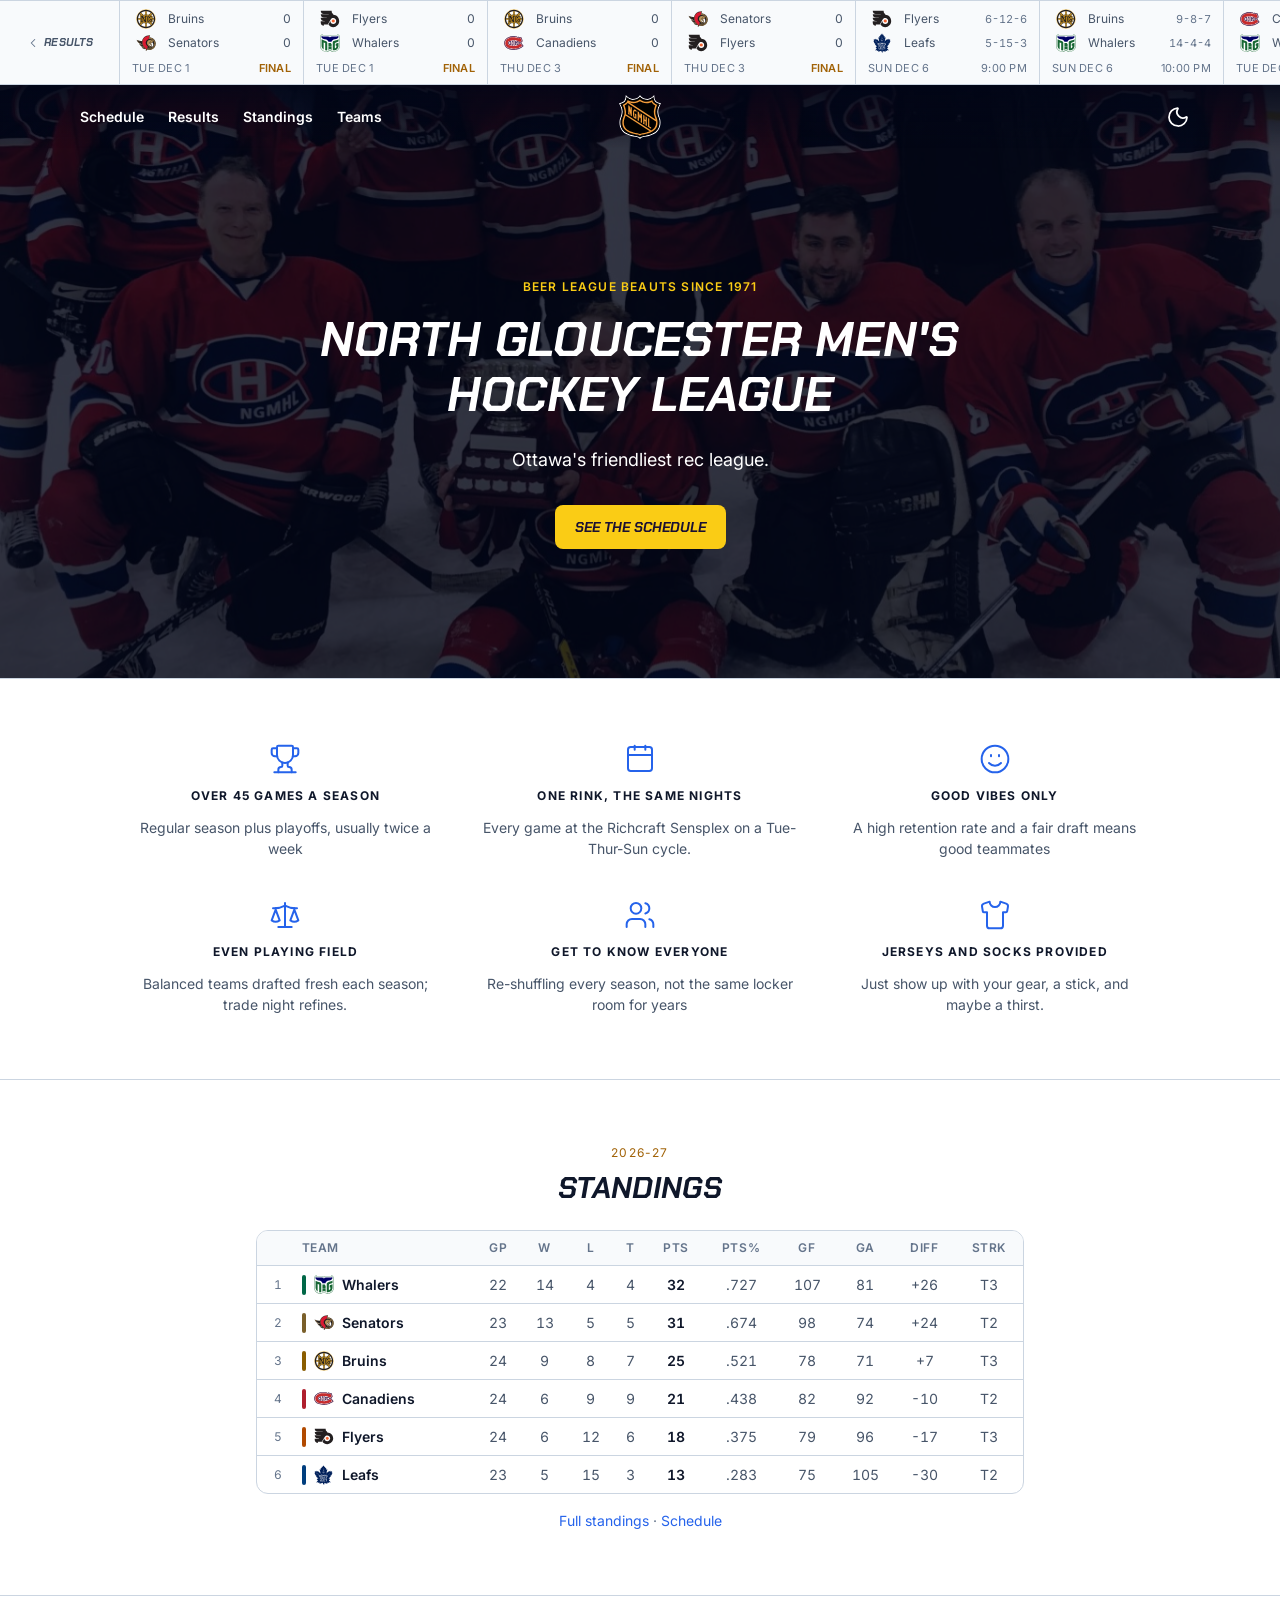
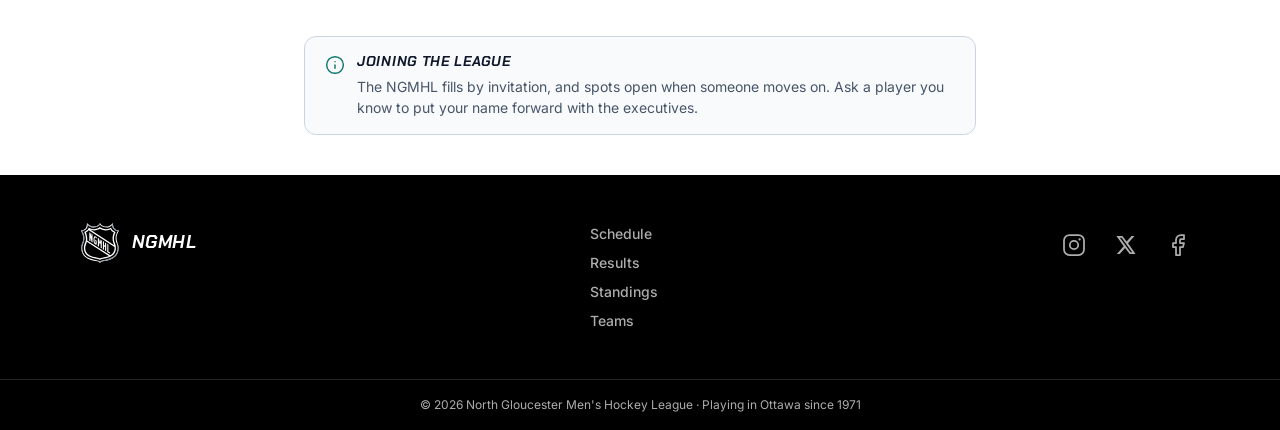
<file: index.html>
<!doctype html>
<html lang="en">
  <head>
    <meta charset="utf-8">
    <meta name="viewport" content="width=device-width, initial-scale=1">
    <title>NGMHL - Beer League Beauts Since '71</title>
    <meta name="description" content="North Gloucester Men's Hockey League — Ottawa's friendliest rec league, playing at the Richcraft Sensplex since 1971. Schedule, results, standings and rosters.">
    <meta name="keywords" content="Hockey, Ottawa, North Gloucester, NGMHL">
    <link rel="apple-touch-icon" sizes="180x180" href="/apple-touch-icon.png">
    <link rel="icon" type="image/png" sizes="32x32" href="/favicon-32x32.png">
    <link rel="icon" type="image/png" sizes="16x16" href="/favicon-16x16.png">
    <link rel="manifest" href="/site.webmanifest">
    <script>try{var t=localStorage.getItem('theme');if(t==='dark'||t==='light')document.documentElement.classList.add(t)}catch(e){}</script>
    <link rel="preconnect" href="https://fonts.googleapis.com">
    <link rel="preconnect" href="https://fonts.gstatic.com" crossorigin>
    <link href="https://fonts.googleapis.com/css2?family=Chakra+Petch:ital,wght@1,600;1,700&family=Inter:wght@400;500;600;700&display=swap" rel="stylesheet">
    <link rel="stylesheet" href="/assets/site.css">
    <link rel="preload" as="image" href="/assets/hero/ngmhl-01.jpg">
    <script src="/assets/site.js" defer></script>
  </head>

  <body data-page="home">
    <div id="rail" class="rail"></div>
    <header id="site-header" class="site-header over-hero"></header>

    <main id="app">
      <section id="hero" class="hero">
        <img class="hero-photo is-current pan-a" src="/assets/hero/ngmhl-01.jpg" alt="">
        <div class="hero-scrim"></div>
        <div class="hero-copy">
          <p class="hero-eyebrow enter">Beer League Beauts Since 1971</p>
          <h1 class="enter" style="animation-delay:120ms">North Gloucester Men's Hockey League</h1>
          <p class="hero-sub enter" style="animation-delay:240ms">Ottawa's friendliest rec league.</p>
          <div class="enter" style="animation-delay:360ms">
            <a class="button" href="/schedule/">See the schedule</a>
          </div>
        </div>
      </section>

      <section class="band">
        <div class="features">
          <div class="feature">
            <svg class="icon" viewBox="0 0 24 24" aria-hidden="true"><path d="M10 14.66V17a1 1 0 0 1-1 1 2 2 0 0 0-2 2v2"/><path d="M14 14.66V17a1 1 0 0 0 1 1 2 2 0 0 1 2 2v2"/><path d="M17.916 10H19.5A2.5 2.5 0 0 0 22 7.5V5a1 1 0 0 0-1-1h-3"/><path d="M4 22h16"/><path d="M6 9a6 6 0 0 0 12 0V3a1 1 0 0 0-1-1H7a1 1 0 0 0-1 1z"/><path d="M6.084 10H4.5A2.5 2.5 0 0 1 2 7.5V5a1 1 0 0 1 1-1h3"/></svg>
            <p class="feature-title">Over 45 games a season</p>
            <p class="feature-sub">Regular season plus playoffs, usually twice a week</p>
          </div>
          <div class="feature">
            <svg class="icon" viewBox="0 0 24 24" aria-hidden="true"><path d="M8 2v3"/><path d="M16 2v3"/><rect x="3" y="3" width="18" height="18" rx="2"/><path d="M3 9h18"/></svg>
            <p class="feature-title">One rink, the same nights</p>
            <p class="feature-sub">Every game at the Richcraft Sensplex on a Tue-Thur-Sun cycle.</p>
          </div>
          <div class="feature">
            <svg class="icon" viewBox="0 0 24 24" aria-hidden="true"><path d="M15 10V9"/><path d="M16.472 15a6 6 0 01-8.943 0"/><path d="M9 10V9"/><circle cx="12" cy="12" r="10"/></svg>
            <p class="feature-title">Good vibes only</p>
            <p class="feature-sub">A high retention rate and a fair draft means good teammates</p>
          </div>
          <div class="feature">
            <svg class="icon" viewBox="0 0 24 24" aria-hidden="true"><path d="M12 3v18"/><path d="m19 8 3 8a5 5 0 0 1-6 0zV7"/><path d="M3 7h1a17 17 0 0 0 8-2 17 17 0 0 0 8 2h1"/><path d="m5 8 3 8a5 5 0 0 1-6 0zV7"/><path d="M7 21h10"/></svg>
            <p class="feature-title">Even playing field</p>
            <p class="feature-sub">Balanced teams drafted fresh each season; trade night refines.</p>
          </div>
          <div class="feature">
            <svg class="icon" viewBox="0 0 24 24" aria-hidden="true"><path d="M16 21v-2a4 4 0 0 0-4-4H6a4 4 0 0 0-4 4v2"/><path d="M16 3.128a4 4 0 0 1 0 7.744"/><path d="M22 21v-2a4 4 0 0 0-3-3.87"/><circle cx="9" cy="7" r="4"/></svg>
            <p class="feature-title">Get to know everyone</p>
            <p class="feature-sub">Re-shuffling every season, not the same locker room for years</p>
          </div>
          <div class="feature">
            <svg class="icon" viewBox="0 0 24 24" aria-hidden="true"><path d="M20.38 3.46 16 2a4 4 0 0 1-8 0L3.62 3.46a2 2 0 0 0-1.34 2.23l.58 3.47a1 1 0 0 0 .99.84H6v10c0 1.1.9 2 2 2h8a2 2 0 0 0 2-2V10h2.15a1 1 0 0 0 .99-.84l.58-3.47a2 2 0 0 0-1.34-2.23z"/></svg>
            <p class="feature-title">Jerseys and socks provided</p>
            <p class="feature-sub">Just show up with your gear, a stick, and maybe a thirst.</p>
          </div>
        </div>
      </section>

      <!-- This season's table, drawn by assets/site.js once there's a result to count. -->
      <div id="home-standings"></div>

      <section style="padding:2.5rem 1rem">
        <div class="note-card">
          <svg class="icon" viewBox="0 0 24 24" aria-hidden="true"><circle cx="12" cy="12" r="10"/><path d="M12 16v-4"/><path d="M12 8h.01"/></svg>
          <div>
            <h2>Joining the league</h2>
            <p>The NGMHL fills by invitation, and spots open when someone moves on. Ask a player you know to put your name forward with the executives.</p>
          </div>
        </div>
      </section>
    </main>

    <footer id="site-footer" class="site-footer"></footer>
  </body>
</html>
</file>
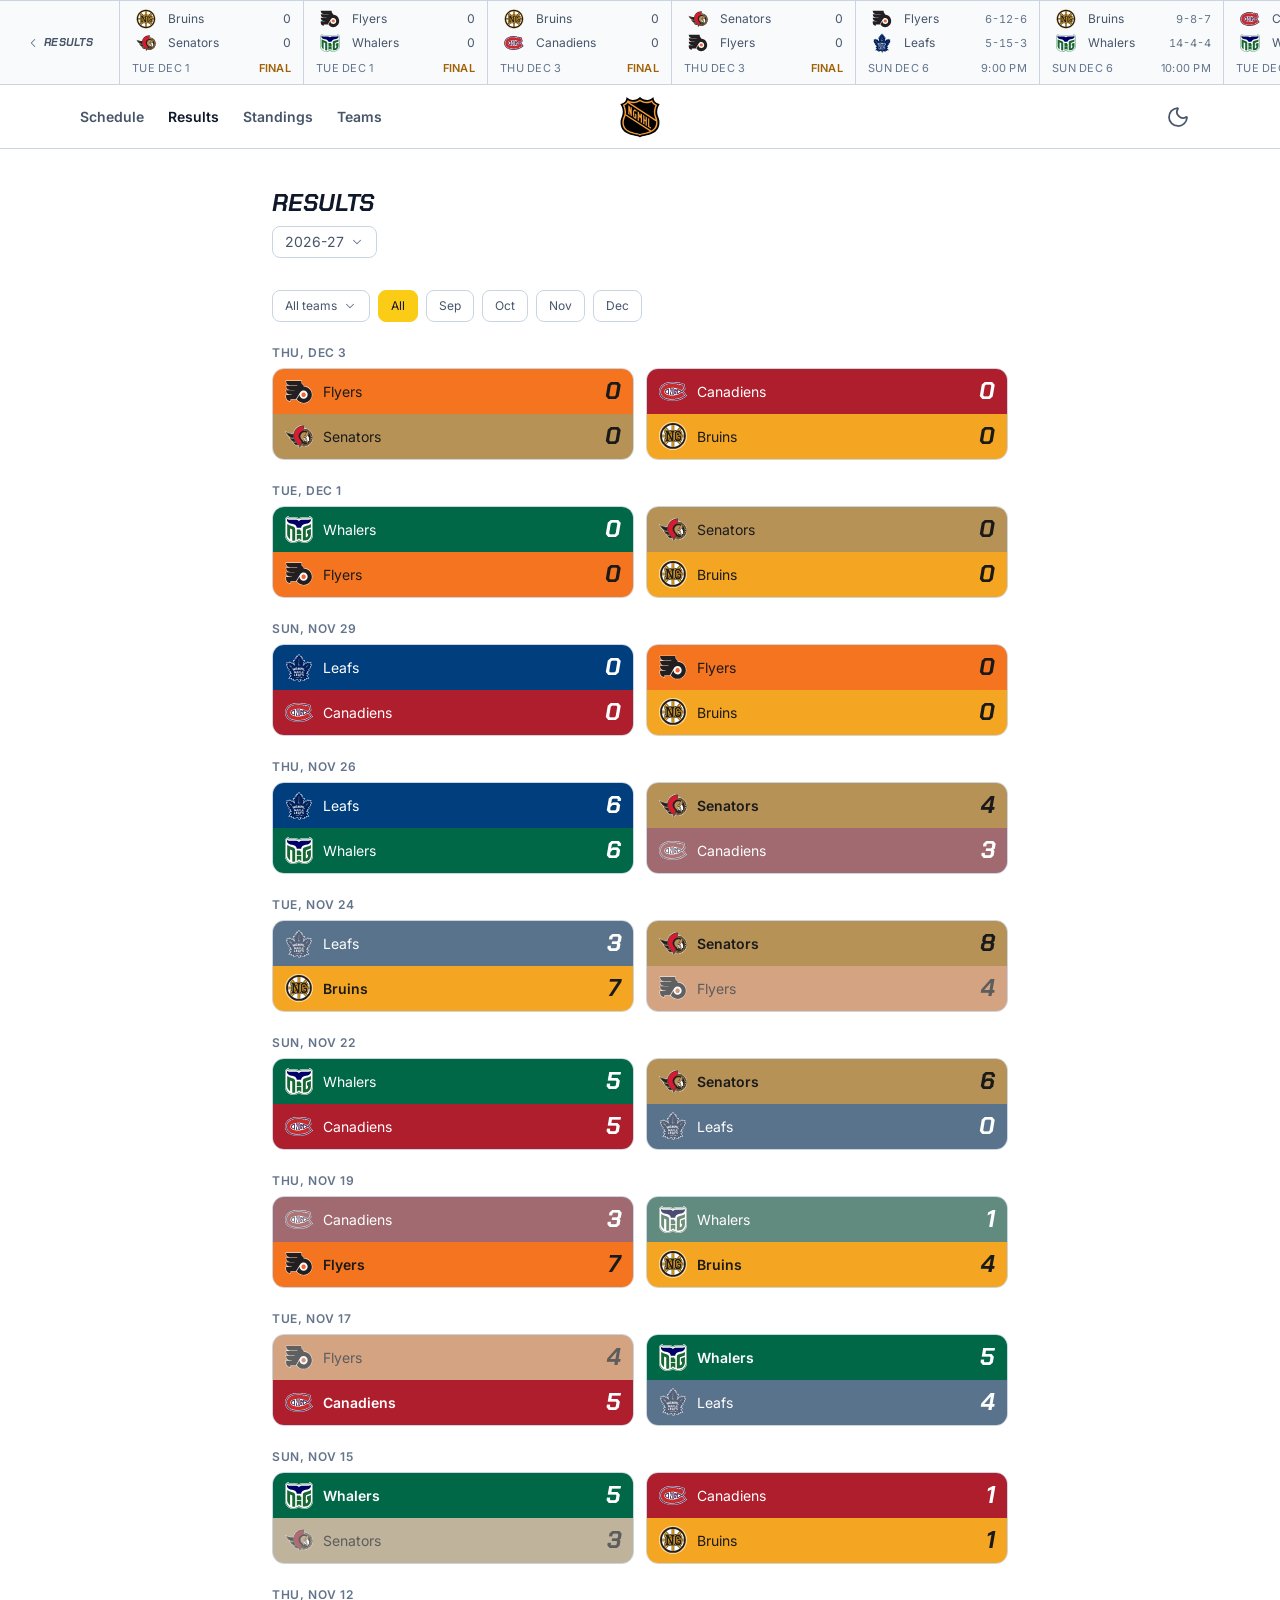
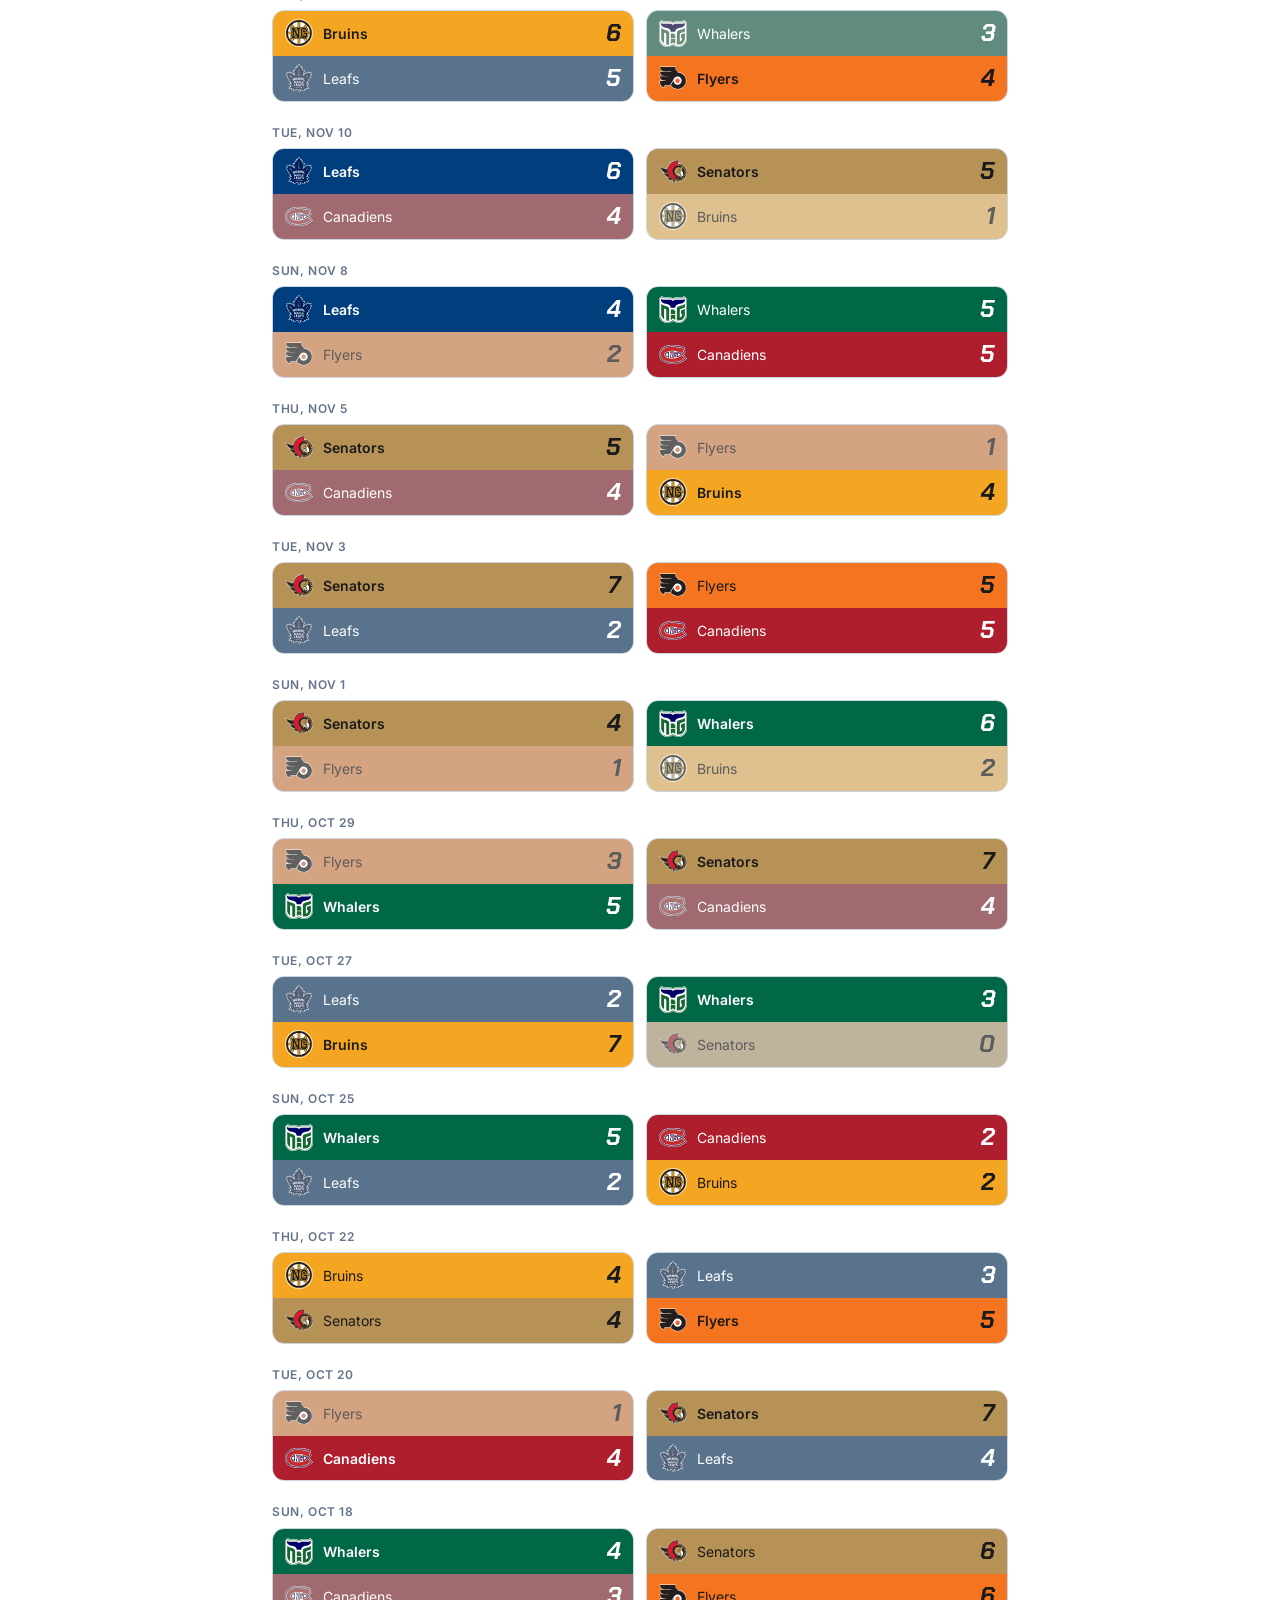
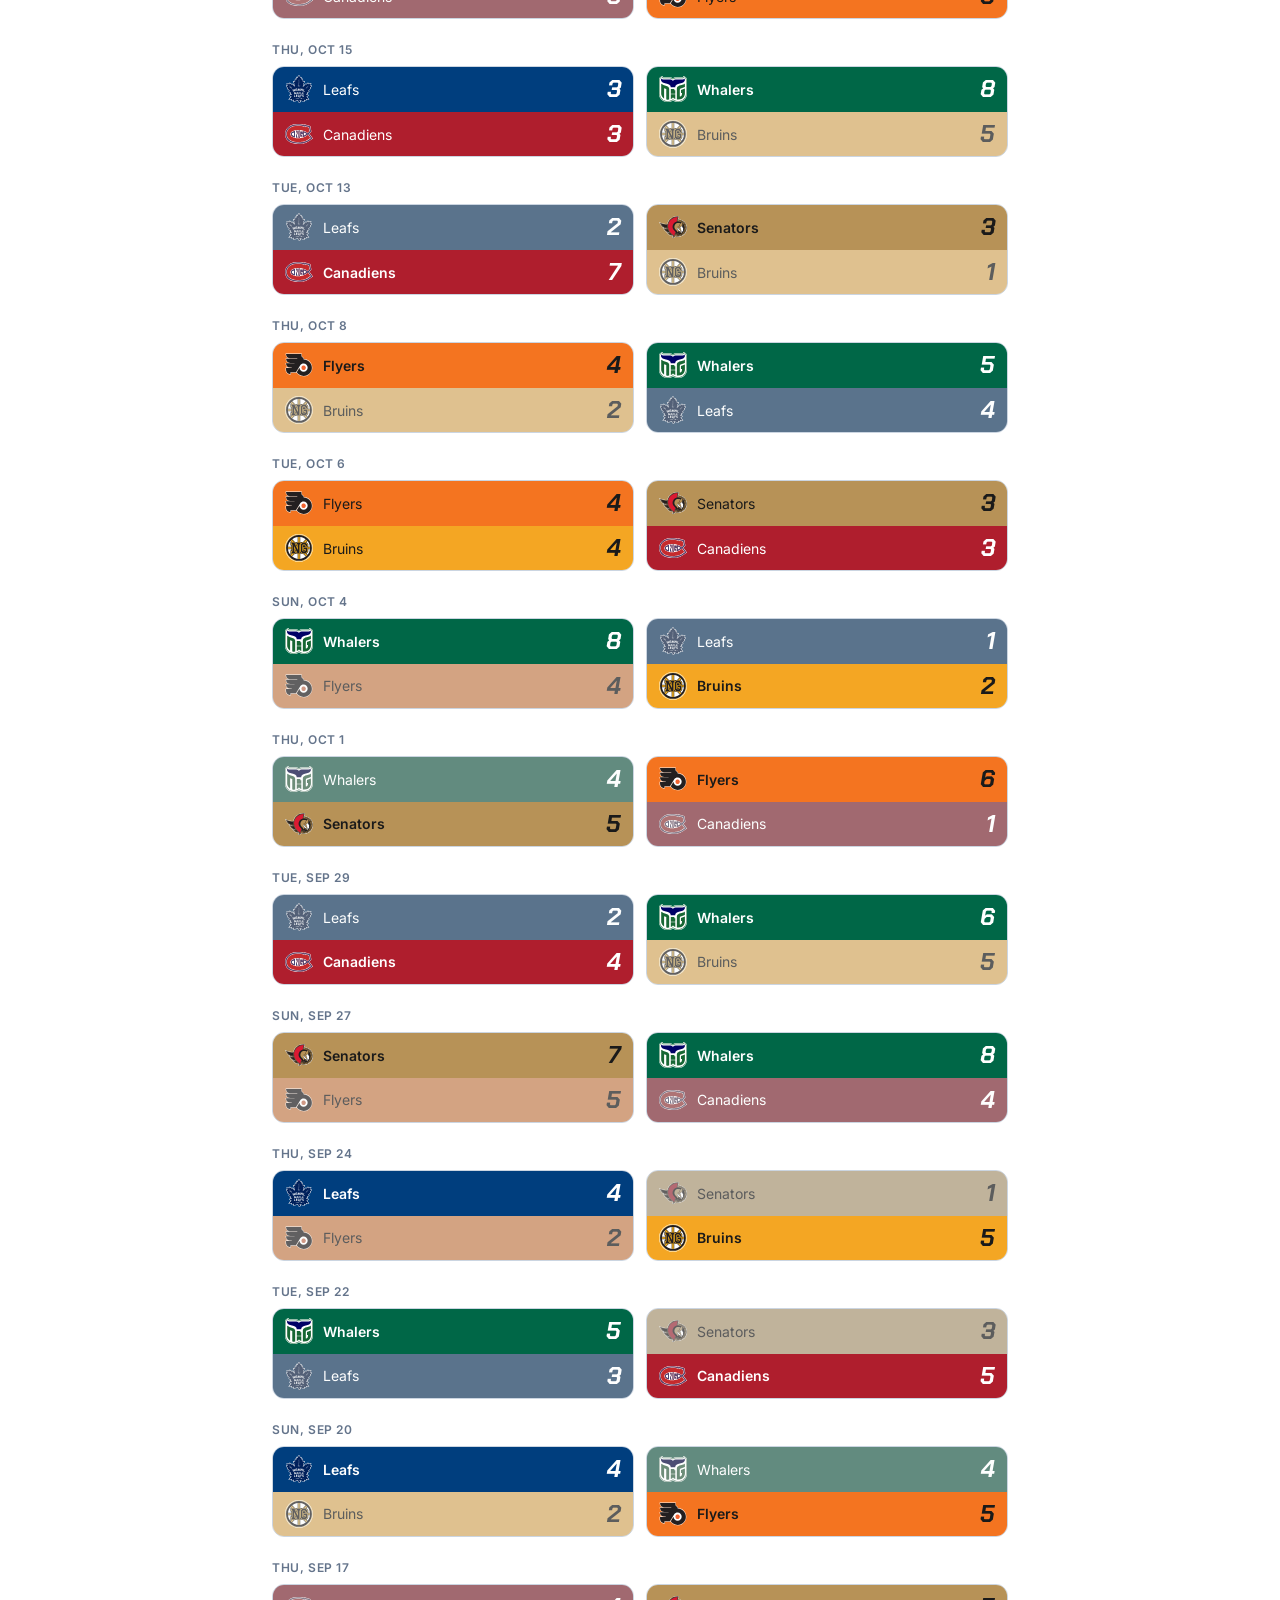
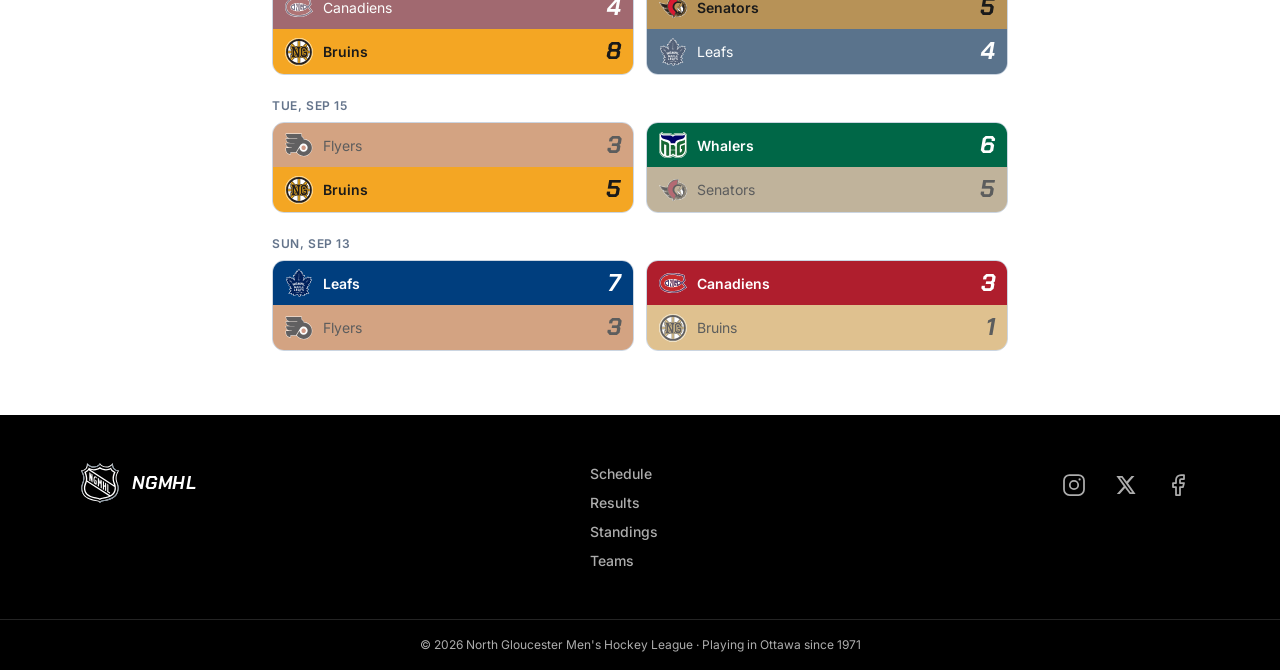
<file: results/index.html>
<!doctype html>
<html lang="en">
  <head>
    <meta charset="utf-8">
    <meta name="viewport" content="width=device-width, initial-scale=1">
    <title>Results — NGMHL</title>
    <meta name="description" content="Every game the North Gloucester Men's Hockey League has played this season.">
    <link rel="apple-touch-icon" sizes="180x180" href="/apple-touch-icon.png">
    <link rel="icon" type="image/png" sizes="32x32" href="/favicon-32x32.png">
    <link rel="icon" type="image/png" sizes="16x16" href="/favicon-16x16.png">
    <link rel="manifest" href="/site.webmanifest">
    <script>try{var t=localStorage.getItem('theme');if(t==='dark'||t==='light')document.documentElement.classList.add(t)}catch(e){}</script>
    <link rel="preconnect" href="https://fonts.googleapis.com">
    <link rel="preconnect" href="https://fonts.gstatic.com" crossorigin>
    <link href="https://fonts.googleapis.com/css2?family=Chakra+Petch:ital,wght@1,600;1,700&family=Inter:wght@400;500;600;700&display=swap" rel="stylesheet">
    <link rel="stylesheet" href="/assets/site.css">
    <script src="/assets/site.js" defer></script>
  </head>

  <body data-page="results">
    <div id="rail" class="rail"></div>
    <header id="site-header" class="site-header"></header>
    <main id="app" class="page page--narrow loading"></main>
    <footer id="site-footer" class="site-footer"></footer>
  </body>
</html>
</file>
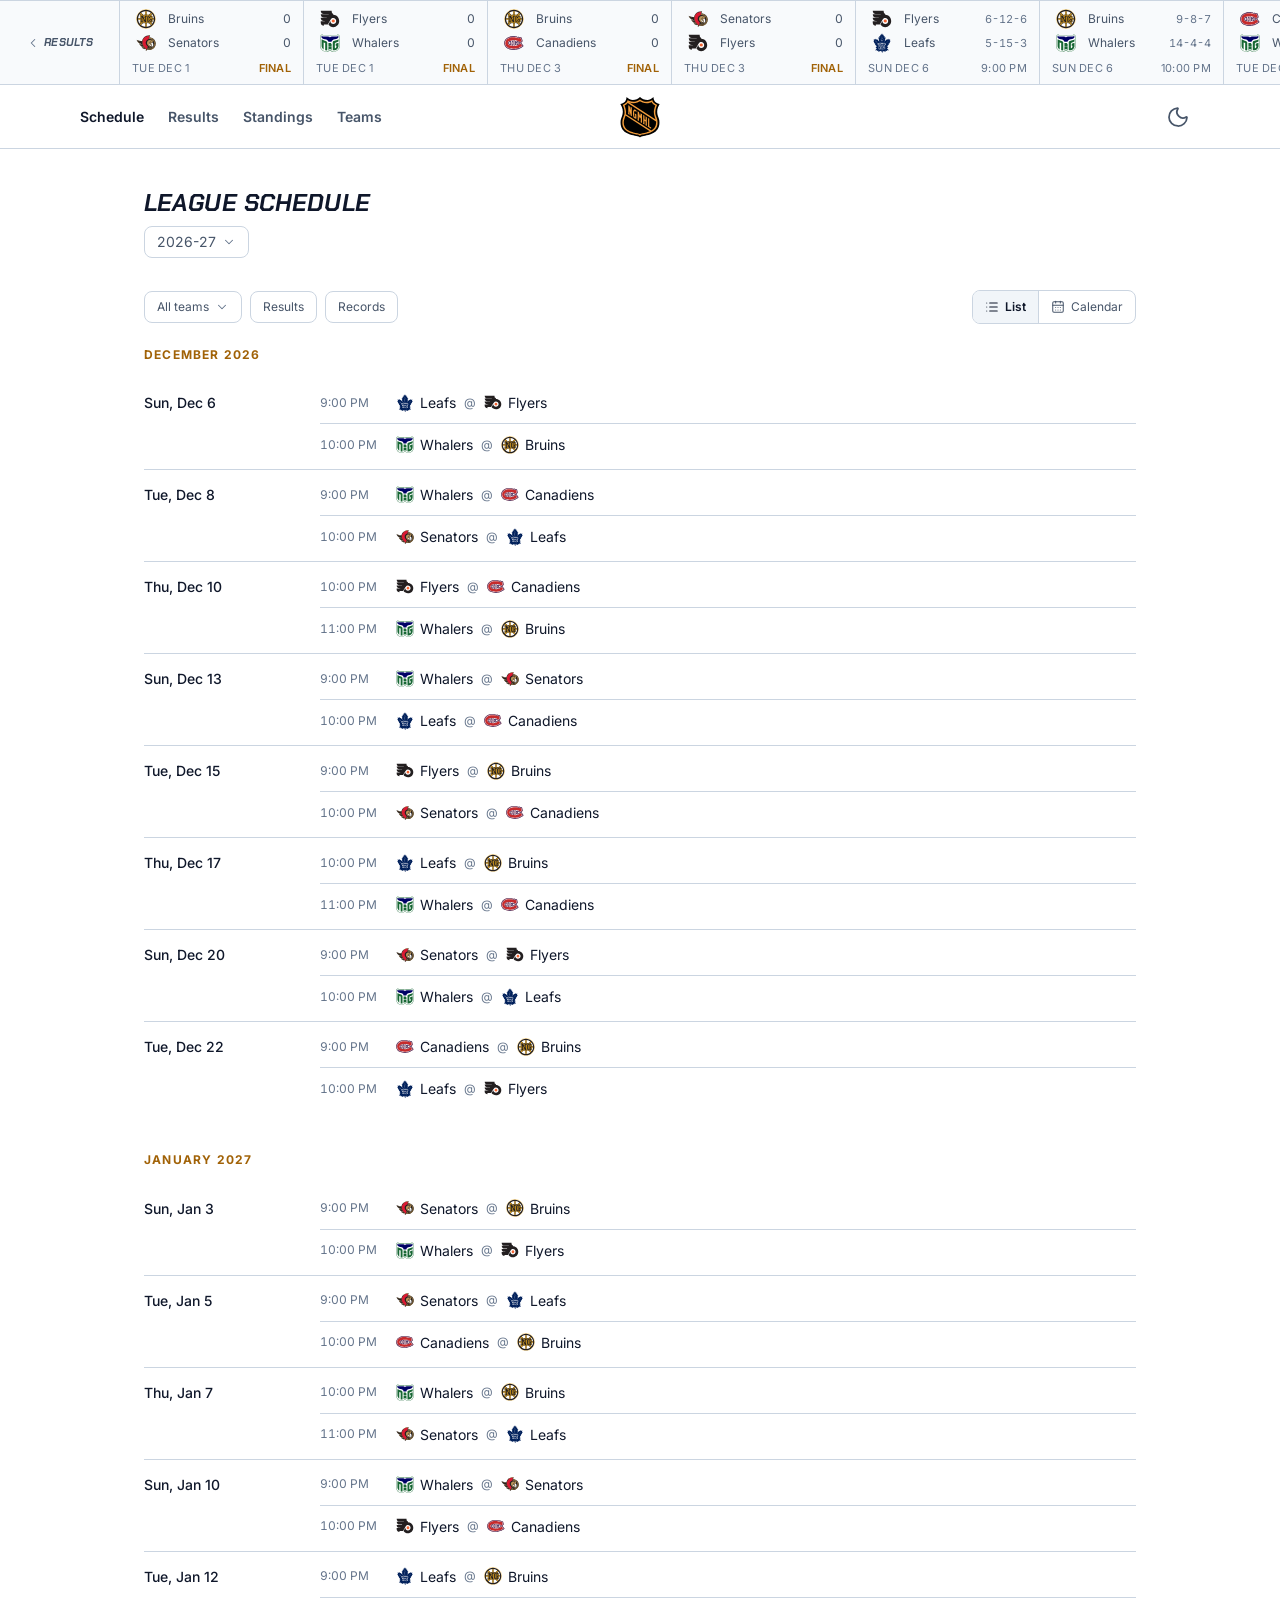
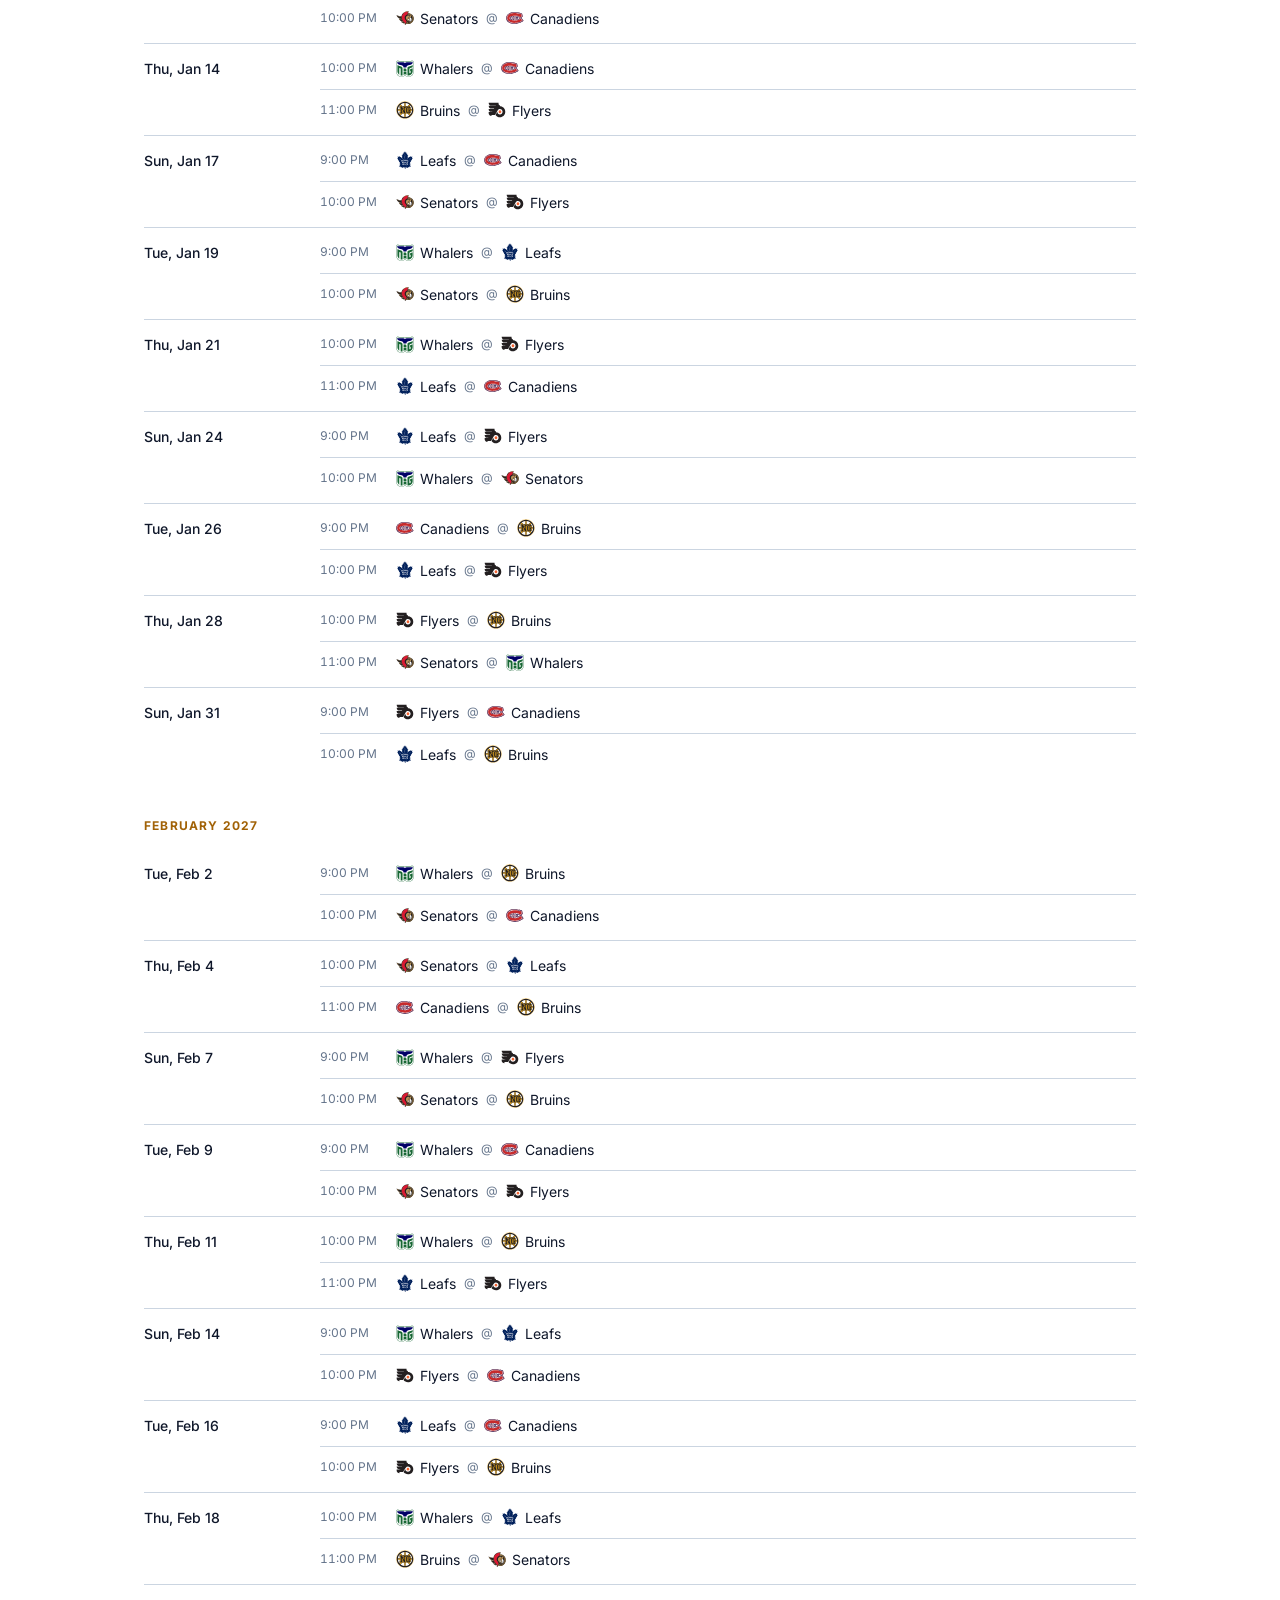
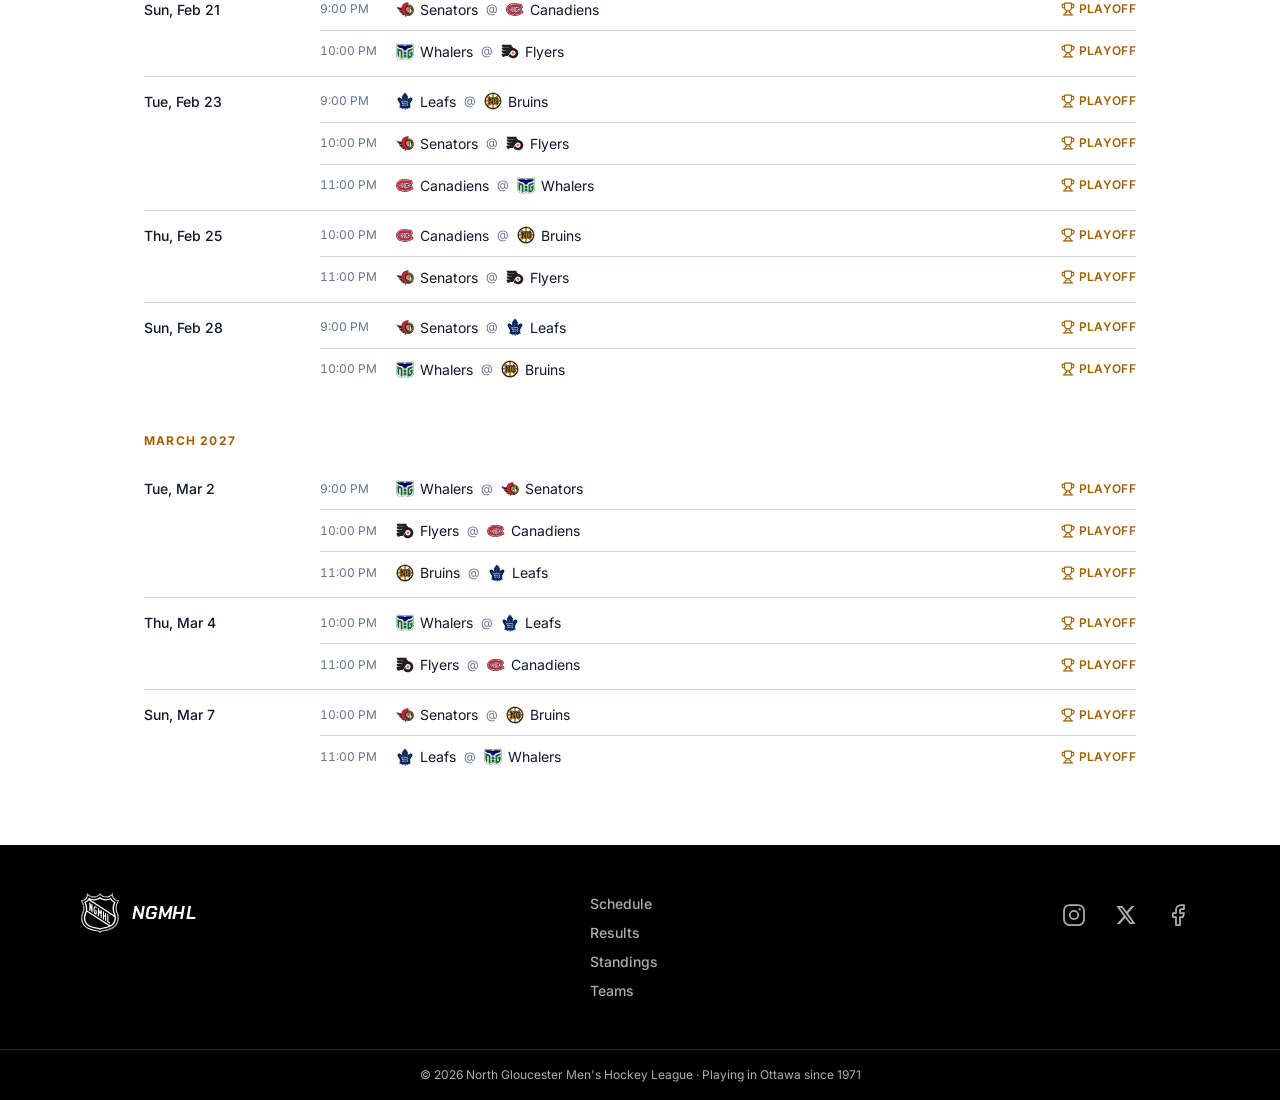
<file: schedule/index.html>
<!doctype html>
<html lang="en">
  <head>
    <meta charset="utf-8">
    <meta name="viewport" content="width=device-width, initial-scale=1">
    <title>Schedule — NGMHL</title>
    <meta name="description" content="Every game on the North Gloucester Men's Hockey League schedule this season.">
    <link rel="apple-touch-icon" sizes="180x180" href="/apple-touch-icon.png">
    <link rel="icon" type="image/png" sizes="32x32" href="/favicon-32x32.png">
    <link rel="icon" type="image/png" sizes="16x16" href="/favicon-16x16.png">
    <link rel="manifest" href="/site.webmanifest">
    <script>try{var t=localStorage.getItem('theme');if(t==='dark'||t==='light')document.documentElement.classList.add(t)}catch(e){}</script>
    <link rel="preconnect" href="https://fonts.googleapis.com">
    <link rel="preconnect" href="https://fonts.gstatic.com" crossorigin>
    <link href="https://fonts.googleapis.com/css2?family=Chakra+Petch:ital,wght@1,600;1,700&family=Inter:wght@400;500;600;700&display=swap" rel="stylesheet">
    <link rel="stylesheet" href="/assets/site.css">
    <script src="/assets/site.js" defer></script>
  </head>

  <body data-page="schedule">
    <div id="rail" class="rail"></div>
    <header id="site-header" class="site-header"></header>
    <main id="app" class="page  loading"></main>
    <footer id="site-footer" class="site-footer"></footer>
  </body>
</html>
</file>
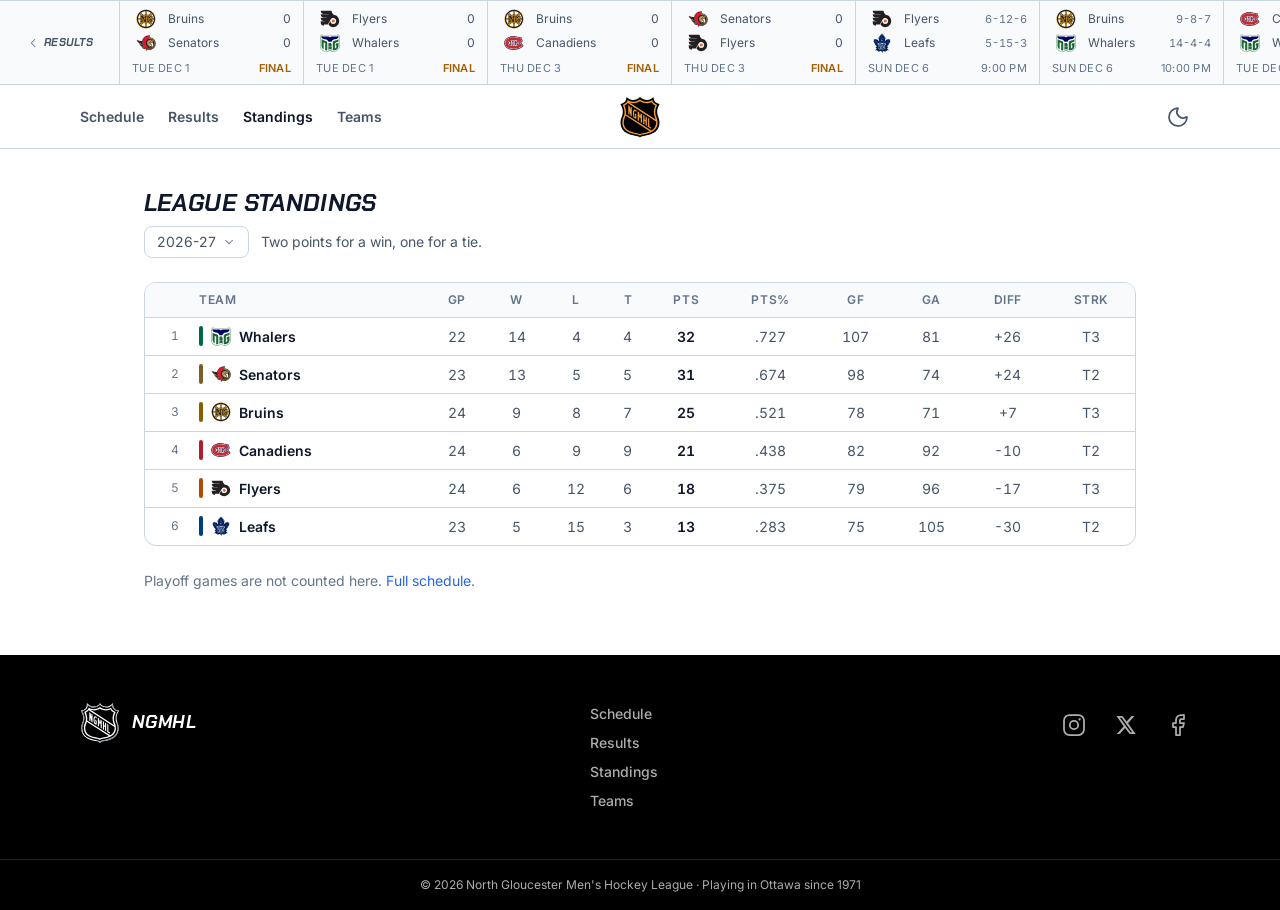
<file: standings/index.html>
<!doctype html>
<html lang="en">
  <head>
    <meta charset="utf-8">
    <meta name="viewport" content="width=device-width, initial-scale=1">
    <title>Standings — NGMHL</title>
    <meta name="description" content="The North Gloucester Men's Hockey League table for the current season.">
    <link rel="apple-touch-icon" sizes="180x180" href="/apple-touch-icon.png">
    <link rel="icon" type="image/png" sizes="32x32" href="/favicon-32x32.png">
    <link rel="icon" type="image/png" sizes="16x16" href="/favicon-16x16.png">
    <link rel="manifest" href="/site.webmanifest">
    <script>try{var t=localStorage.getItem('theme');if(t==='dark'||t==='light')document.documentElement.classList.add(t)}catch(e){}</script>
    <link rel="preconnect" href="https://fonts.googleapis.com">
    <link rel="preconnect" href="https://fonts.gstatic.com" crossorigin>
    <link href="https://fonts.googleapis.com/css2?family=Chakra+Petch:ital,wght@1,600;1,700&family=Inter:wght@400;500;600;700&display=swap" rel="stylesheet">
    <link rel="stylesheet" href="/assets/site.css">
    <script src="/assets/site.js" defer></script>
  </head>

  <body data-page="standings">
    <div id="rail" class="rail"></div>
    <header id="site-header" class="site-header"></header>
    <main id="app" class="page  loading"></main>
    <footer id="site-footer" class="site-footer"></footer>
  </body>
</html>
</file>
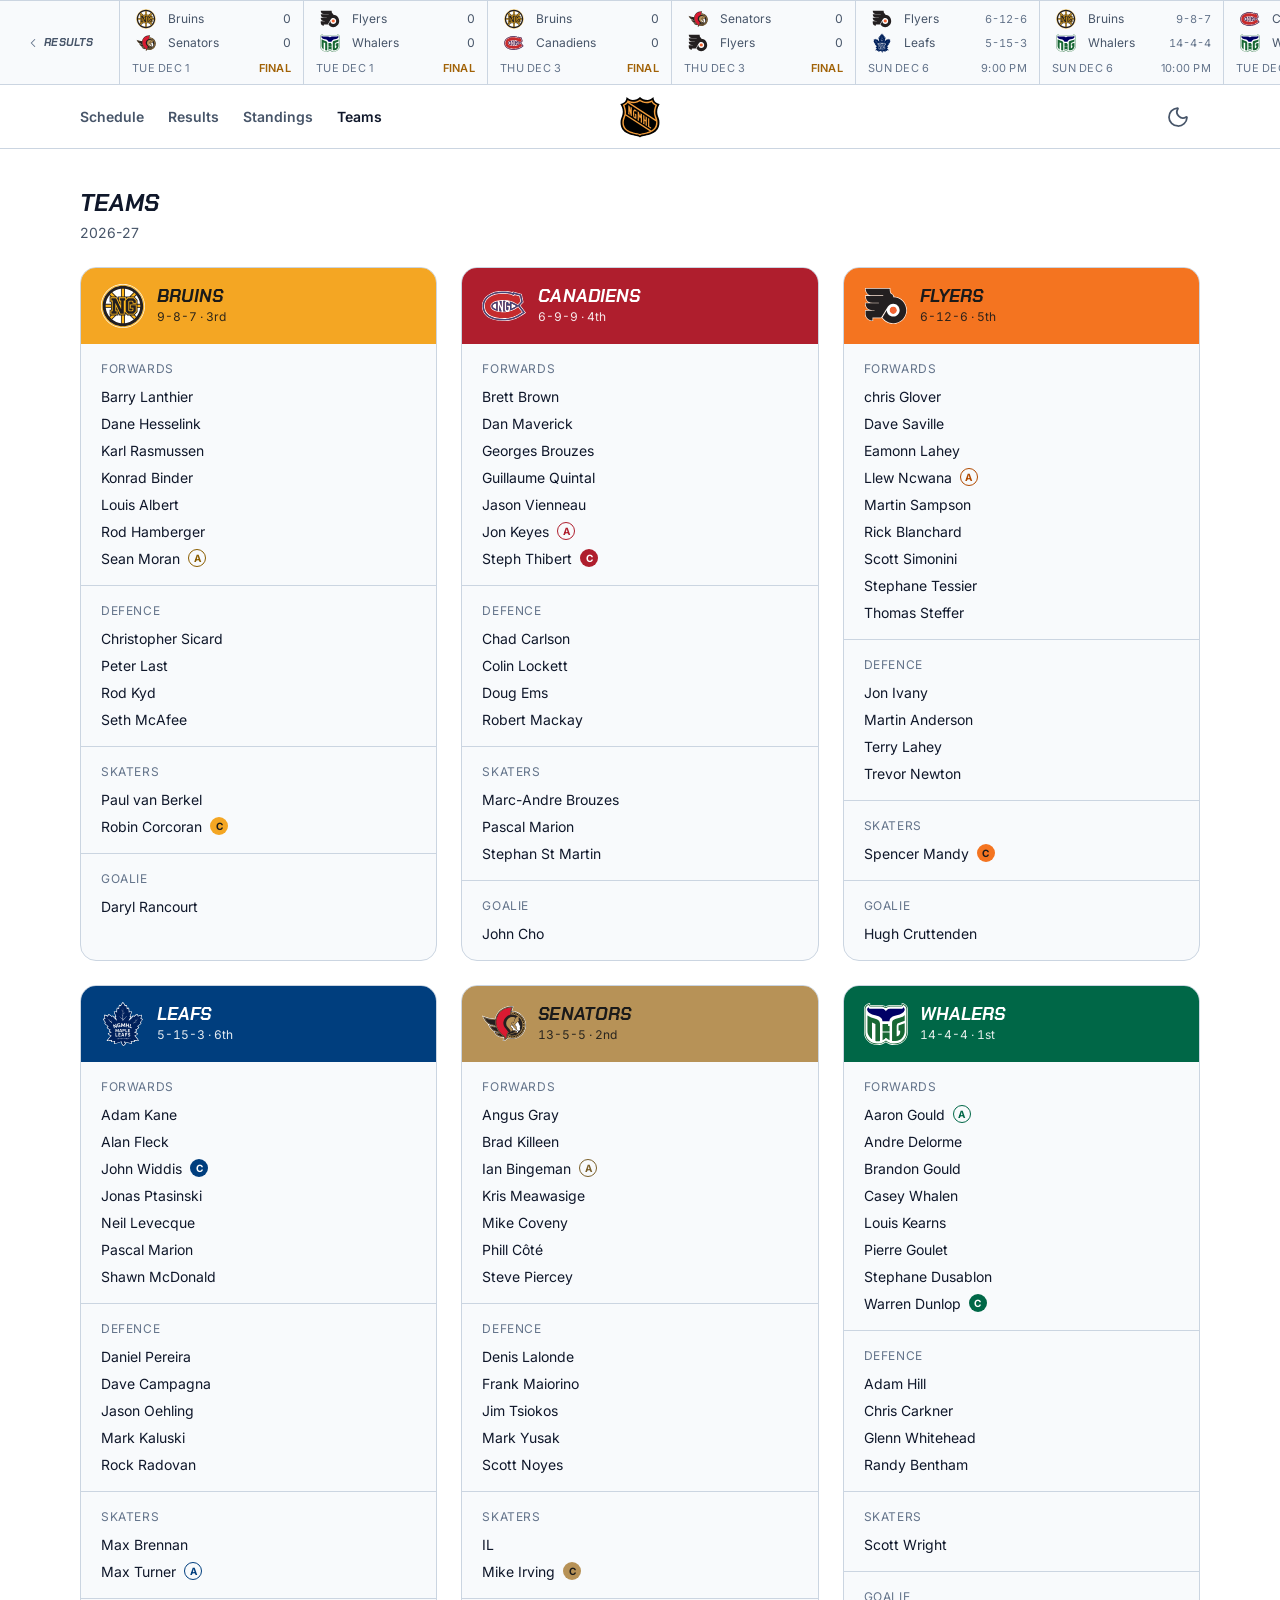
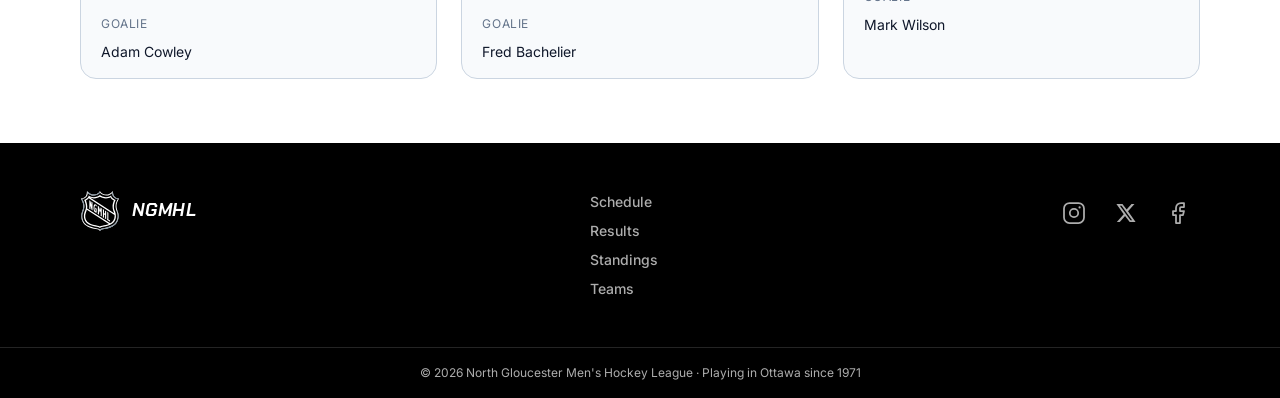
<file: teams/index.html>
<!doctype html>
<html lang="en">
  <head>
    <meta charset="utf-8">
    <meta name="viewport" content="width=device-width, initial-scale=1">
    <title>Teams — NGMHL</title>
    <meta name="description" content="The North Gloucester Men's Hockey League's six teams and their rosters.">
    <link rel="apple-touch-icon" sizes="180x180" href="/apple-touch-icon.png">
    <link rel="icon" type="image/png" sizes="32x32" href="/favicon-32x32.png">
    <link rel="icon" type="image/png" sizes="16x16" href="/favicon-16x16.png">
    <link rel="manifest" href="/site.webmanifest">
    <script>try{var t=localStorage.getItem('theme');if(t==='dark'||t==='light')document.documentElement.classList.add(t)}catch(e){}</script>
    <link rel="preconnect" href="https://fonts.googleapis.com">
    <link rel="preconnect" href="https://fonts.gstatic.com" crossorigin>
    <link href="https://fonts.googleapis.com/css2?family=Chakra+Petch:ital,wght@1,600;1,700&family=Inter:wght@400;500;600;700&display=swap" rel="stylesheet">
    <link rel="stylesheet" href="/assets/site.css">
    <script src="/assets/site.js" defer></script>
  </head>

  <body data-page="teams">
    <div id="rail" class="rail"></div>
    <header id="site-header" class="site-header"></header>
    <main id="app" class="page page--wide loading"></main>
    <footer id="site-footer" class="site-footer"></footer>
  </body>
</html>
</file>
<file: assets/site.css>
/*
 * NGMHL public site. The look is the NGMHL app's public pages, carried over by hand: the same
 * tokens, type and team colours, without the framework. Light and dark follow the device unless
 * the visitor picks one with the header's toggle (a class on <html>, set before first paint).
 */

/* ── Tokens ──────────────────────────────────────────────────────────────── */

:root {
  color-scheme: light;
  --bg-primary: #ffffff;
  --bg-secondary: #f8fafc;
  --bg-muted: #f1f5f9;
  --tint-soft: rgba(241, 245, 249, 0.3);
  --text-primary: #0f172a;
  --text-secondary: #475569;
  --text-muted: #64748b;
  --border-subtle: #cbd5e1;
  --accent: #2563eb;
  --brand: #a16207;
  --brand-solid: #facc15;
  --text-on-brand: #1a1033;
  --info: #0f766e;
  --surface-inverse: #000000;
  --hero-scrim: rgba(2, 6, 23, 0.8);
  --text-on-inverse: #ffffff;
  --text-on-inverse-muted: rgba(255, 255, 255, 0.68);
  --border-on-inverse: rgba(255, 255, 255, 0.14);
  --overlay-on-inverse: rgba(255, 255, 255, 0.18);
  --calendar-hatch: rgba(15, 23, 42, 0.14);
  --shadow: 0 10px 30px rgba(2, 6, 23, 0.12);

  --font-body: 'Inter', ui-sans-serif, system-ui, -apple-system, 'Segoe UI', sans-serif;
  --font-display: 'Chakra Petch', 'Inter', ui-sans-serif, sans-serif;
}

:root.dark {
  color-scheme: dark;
  --bg-primary: #020617;
  --bg-secondary: #0b1220;
  --bg-muted: rgba(255, 255, 255, 0.05);
  --tint-soft: rgba(255, 255, 255, 0.03);
  --text-primary: #ffffff;
  --text-secondary: #cbd5f5;
  --text-muted: #94a3b8;
  --border-subtle: rgba(255, 255, 255, 0.1);
  --accent: #3b82f6;
  --brand: #facc15;
  --info: #2dd4bf;
  --calendar-hatch: rgba(255, 255, 255, 0.05);
  --shadow: 0 10px 30px rgba(0, 0, 0, 0.5);
}

@media (prefers-color-scheme: dark) {
  :root:not(.light) {
    color-scheme: dark;
    --bg-primary: #020617;
    --bg-secondary: #0b1220;
    --bg-muted: rgba(255, 255, 255, 0.05);
    --tint-soft: rgba(255, 255, 255, 0.03);
    --text-primary: #ffffff;
    --text-secondary: #cbd5f5;
    --text-muted: #94a3b8;
    --border-subtle: rgba(255, 255, 255, 0.1);
    --accent: #3b82f6;
    --brand: #facc15;
    --info: #2dd4bf;
    --calendar-hatch: rgba(255, 255, 255, 0.05);
    --shadow: 0 10px 30px rgba(0, 0, 0, 0.5);
  }
}

/* ── Base ────────────────────────────────────────────────────────────────── */

*,
::before,
::after {
  box-sizing: border-box;
  border-color: var(--border-subtle);
}

* {
  -webkit-tap-highlight-color: transparent;
}

html {
  -webkit-text-size-adjust: 100%;
}

body {
  margin: 0;
  min-height: 100dvh;
  background: var(--bg-primary);
  color: var(--text-primary);
  font-family: var(--font-body);
  font-size: 1rem;
  line-height: 1.5;
  -webkit-font-smoothing: antialiased;
}

h1,
h2,
h3,
h4 {
  margin: 0;
  font-family: var(--font-display);
  font-style: italic;
  font-weight: 700;
  text-transform: uppercase;
  letter-spacing: 0.005em;
  line-height: 1.2;
}

p {
  margin: 0;
}

a {
  color: inherit;
  text-decoration: none;
}

img,
svg {
  display: block;
}

button {
  font: inherit;
  color: inherit;
  background: none;
  border: 0;
  padding: 0;
  cursor: pointer;
}

ul {
  margin: 0;
  padding: 0;
  list-style: none;
}

:focus-visible {
  outline: 2px solid var(--accent);
  outline-offset: 2px;
  border-radius: 6px;
}

.sr-only {
  position: absolute;
  width: 1px;
  height: 1px;
  padding: 0;
  margin: -1px;
  overflow: hidden;
  clip: rect(0, 0, 0, 0);
  white-space: nowrap;
  border: 0;
}

.icon {
  width: 1.25rem;
  height: 1.25rem;
  flex-shrink: 0;
  fill: none;
  stroke: currentColor;
  stroke-width: 1.75;
  stroke-linecap: round;
  stroke-linejoin: round;
}

.crest {
  width: 20px;
  height: 20px;
  object-fit: contain;
  flex-shrink: 0;
}

.tabular {
  font-variant-numeric: tabular-nums;
}

.link {
  color: var(--accent);
}
.link:hover {
  opacity: 0.8;
}

.muted {
  color: var(--text-muted);
}
.secondary {
  color: var(--text-secondary);
}

/* ── Page shell ──────────────────────────────────────────────────────────── */

.page {
  max-width: 64rem;
  margin: 0 auto;
  padding: 2.5rem 1rem 4rem;
}
.page--narrow {
  max-width: 48rem;
}
.page--wide {
  max-width: 72rem;
}

.page-title {
  font-size: 1.5rem;
  color: var(--text-primary);
}

.page-intro {
  margin-top: 0.5rem;
  display: flex;
  flex-wrap: wrap;
  align-items: center;
  gap: 0.5rem 0.75rem;
}

.page-note {
  margin-top: 1.5rem;
  font-size: 0.875rem;
  color: var(--text-muted);
}

.empty {
  border: 1px solid var(--border-subtle);
  border-radius: 0.75rem;
  padding: 1.5rem 1rem;
  font-size: 0.875rem;
  color: var(--text-secondary);
}

.loading {
  min-height: 12rem;
}

/* ── Scoreboard rail ─────────────────────────────────────────────────────── */

.rail {
  height: 85px;
  border-block: 1px solid var(--border-subtle);
  background: var(--bg-secondary);
}

.scroller {
  display: flex;
  height: 100%;
  overflow-x: auto;
  scrollbar-width: none;
  cursor: grab;
  overscroll-behavior-x: contain;
}
.scroller::-webkit-scrollbar {
  display: none;
}
.scroller.is-dragging {
  cursor: grabbing;
  user-select: none;
}
.scroller.is-dragging a {
  pointer-events: none;
}

.rail-cell {
  display: flex;
  width: 184px;
  flex-shrink: 0;
  flex-direction: column;
  justify-content: space-between;
  border-right: 1px solid var(--border-subtle);
  padding: 0.5rem 0.75rem;
}

.rail-team {
  display: flex;
  align-items: center;
  gap: 0.5rem;
  font-size: 0.75rem;
  line-height: 1.35;
  color: var(--text-secondary);
}
.rail-team + .rail-team {
  margin-top: 0.25rem;
}
.rail-team .crest-slot {
  display: inline-flex;
  width: 1.75rem;
  justify-content: center;
}
.rail-team .name {
  flex: 1;
  min-width: 0;
  overflow: hidden;
  text-overflow: ellipsis;
  white-space: nowrap;
}
.rail-team .value {
  font-variant-numeric: tabular-nums;
}
.rail-team .value.record {
  font-size: 11px;
  color: var(--text-muted);
}
.rail-team.won {
  color: var(--text-primary);
  font-weight: 600;
}

.rail-foot {
  display: flex;
  justify-content: space-between;
  gap: 0.5rem;
  margin-top: 0.375rem;
  font-size: 11px;
  text-transform: uppercase;
  letter-spacing: 0.025em;
  color: var(--text-muted);
}
.rail-foot .final {
  font-weight: 600;
  color: var(--brand);
}

.rail-cap {
  display: flex;
  width: 7.5rem;
  flex-shrink: 0;
  align-items: center;
  justify-content: center;
  gap: 0.25rem;
  border-right: 1px solid var(--border-subtle);
  padding: 0.5rem 0.75rem;
  font-family: var(--font-display);
  font-size: 11px;
  font-style: italic;
  font-weight: 700;
  text-transform: uppercase;
  letter-spacing: 0.025em;
  color: var(--text-secondary);
  transition: background-color 150ms, color 150ms;
}
.rail-cap .icon {
  width: 0.875rem;
  height: 0.875rem;
  color: var(--text-muted);
}
.rail-cap:hover {
  background: var(--tint-soft);
  color: var(--brand);
}
.rail-cap:hover .icon {
  color: var(--brand);
}

/* ── Header ──────────────────────────────────────────────────────────────── */

.site-header {
  position: sticky;
  top: 0;
  z-index: 40;
  height: 4rem;
  border-bottom: 1px solid var(--border-subtle);
  background: var(--bg-primary);
  transition: background-color 200ms, border-color 200ms;
}

/* Over the home page's photograph, the header is clear with a fade behind its controls. */
.site-header.over-hero {
  background: transparent;
  border-color: transparent;
}
.site-header.over-hero::before {
  content: '';
  position: absolute;
  inset: 0;
  z-index: -1;
  background-image: linear-gradient(to bottom, var(--hero-scrim), transparent);
  pointer-events: none;
}
.site-header.over-hero .header-ink {
  color: var(--text-on-inverse);
}
.site-header.over-hero .header-ink:hover {
  background: var(--overlay-on-inverse);
  color: var(--text-on-inverse);
}

.header-row {
  display: grid;
  grid-template-columns: 1fr auto 1fr;
  align-items: center;
  gap: 0.5rem;
  max-width: 72rem;
  height: 100%;
  margin: 0 auto;
  padding: 0 1rem;
}

.header-ink {
  display: inline-flex;
  min-width: 2.75rem;
  min-height: 2.75rem;
  align-items: center;
  justify-content: center;
  border-radius: 0.375rem;
  color: var(--text-secondary);
  transition: background-color 150ms, color 150ms;
}
.header-ink:hover {
  background: var(--bg-muted);
  color: var(--text-primary);
}
.header-ink .icon {
  width: 1.5rem;
  height: 1.5rem;
}

.header-crest img {
  width: 2.75rem;
  height: 2.75rem;
}

.header-end {
  justify-self: end;
}

/* One nav at a time: the menu button on phones and tablets, inline links on desktop. */
.header-links {
  display: none;
  gap: 0.25rem;
  margin-left: -0.625rem;
}
.header-links a {
  padding: 0.375rem 0.625rem;
  border-radius: 0.375rem;
  font-size: 0.875rem;
  font-weight: 600;
  min-height: 0;
  min-width: 0;
}
.header-links a[aria-current='page'] {
  color: var(--text-primary);
}
.site-header.over-hero .header-links a[aria-current='page'] {
  color: var(--text-on-inverse);
}
@media (min-width: 960px) {
  .header-links {
    display: flex;
  }
  .header-start .menu {
    display: none;
  }
}

.header-start {
  display: flex;
  align-items: center;
}

/* ── Menus (header, team filter, season picker) ──────────────────────────── */

.menu {
  position: relative;
  display: inline-block;
}

.menu-panel {
  position: absolute;
  top: calc(100% + 0.375rem);
  left: 0;
  z-index: 50;
  min-width: 11rem;
  max-height: 70vh;
  overflow-y: auto;
  padding: 0.25rem;
  border: 1px solid var(--border-subtle);
  border-radius: 0.5rem;
  background: var(--bg-secondary);
  box-shadow: var(--shadow);
  color: var(--text-primary);
}
.menu-panel[hidden] {
  display: none;
}

.menu-item {
  display: flex;
  width: 100%;
  min-height: 2.75rem;
  align-items: center;
  gap: 0.5rem;
  padding: 0 0.625rem;
  border-radius: 0.375rem;
  font-size: 0.875rem;
  font-weight: 500;
  text-align: left;
  white-space: nowrap;
}
.menu-item:hover,
.menu-item:focus-visible {
  background: var(--bg-muted);
  outline: none;
}
.menu-item .check {
  margin-left: auto;
  color: var(--brand);
  width: 1rem;
  height: 1rem;
}
.menu-item .crest-blank {
  width: 20px;
  height: 20px;
}
@media (min-width: 640px) {
  .menu-item {
    min-height: 2.25rem;
  }
}

/* ── Controls ────────────────────────────────────────────────────────────── */

.controls {
  display: flex;
  flex-wrap: wrap;
  align-items: center;
  gap: 0.5rem;
  margin-bottom: 1.5rem;
}

.control {
  display: inline-flex;
  height: 2.75rem;
  align-items: center;
  gap: 0.375rem;
  padding: 0 0.75rem;
  border: 1px solid var(--border-subtle);
  border-radius: 0.5rem;
  font-size: 0.75rem;
  color: var(--text-secondary);
  transition: background-color 150ms, color 150ms;
}
.control:hover {
  background: var(--bg-muted);
  color: var(--text-primary);
}
.control .icon {
  width: 0.875rem;
  height: 0.875rem;
}
.control .chev {
  color: var(--text-muted);
}
.control[aria-pressed='true'],
.control.is-on {
  border-color: var(--brand-solid);
  background: var(--brand-solid);
  color: var(--text-on-brand);
}
.control--season {
  font-size: 0.875rem;
}
@media (min-width: 640px) {
  .control {
    height: 2rem;
  }
}

.segmented {
  display: inline-flex;
  margin-left: auto;
  border: 1px solid var(--border-subtle);
  border-radius: 0.5rem;
  overflow: hidden;
}
.segmented button {
  display: inline-flex;
  height: 2.75rem;
  align-items: center;
  gap: 0.375rem;
  padding: 0 0.75rem;
  font-size: 0.75rem;
  color: var(--text-secondary);
}
.segmented button + button {
  border-left: 1px solid var(--border-subtle);
}
.segmented button[aria-pressed='true'] {
  background: var(--bg-muted);
  color: var(--text-primary);
  font-weight: 600;
}
.segmented .icon {
  width: 0.875rem;
  height: 0.875rem;
}
@media (min-width: 640px) {
  .segmented button {
    height: 2rem;
  }
}

.button {
  display: inline-flex;
  min-height: 2.75rem;
  align-items: center;
  justify-content: center;
  padding: 0 1.25rem;
  border-radius: 0.5rem;
  background: var(--brand-solid);
  color: var(--text-on-brand);
  font-family: var(--font-display);
  font-size: 0.875rem;
  font-style: italic;
  font-weight: 700;
  text-transform: uppercase;
  transition: filter 150ms;
}
.button:hover {
  filter: brightness(1.08);
}

/* ── Home ────────────────────────────────────────────────────────────────── */

.hero {
  position: relative;
  isolation: isolate;
  display: flex;
  min-height: 66dvh;
  align-items: center;
  margin-top: -4rem;
  overflow: hidden;
  border-bottom: 1px solid var(--border-subtle);
  padding: 6rem 1rem 2rem;
  text-align: center;
  background: #020617;
}

.hero-photo {
  position: absolute;
  inset: 0;
  z-index: -3;
  width: 100%;
  height: 100%;
  object-fit: cover;
  object-position: center;
}
.hero-photo.is-current {
  z-index: -2;
}
.hero-photo.pan-a {
  animation: hero-fade 1200ms ease-out, hero-pan-a 9000ms ease-out both;
}
.hero-photo.pan-b {
  animation: hero-fade 1200ms ease-out, hero-pan-b 9000ms ease-out both;
}

.hero-scrim {
  position: absolute;
  inset: 0;
  z-index: -1;
  background: var(--hero-scrim);
}

.hero-copy {
  max-width: 48rem;
  margin: 0 auto;
}

.hero-eyebrow {
  margin-bottom: 1rem;
  font-size: 0.75rem;
  font-weight: 600;
  text-transform: uppercase;
  letter-spacing: 0.1em;
  color: var(--brand-solid);
}

.hero h1 {
  margin-bottom: 1.5rem;
  font-size: 1.875rem;
  line-height: 1.15;
  color: var(--text-on-inverse);
}
@media (min-width: 640px) {
  .hero h1 {
    font-size: 3rem;
  }
}

.hero-sub {
  margin-bottom: 2rem;
  font-size: 1.125rem;
  color: var(--text-on-inverse);
}

.enter {
  animation: hero-enter 700ms cubic-bezier(0.16, 1, 0.3, 1) both;
}

@keyframes hero-enter {
  from {
    opacity: 0;
    transform: translateY(10px);
  }
  to {
    opacity: 1;
    transform: none;
  }
}
@keyframes hero-fade {
  from {
    opacity: 0;
  }
  to {
    opacity: 1;
  }
}
@keyframes hero-pan-a {
  from {
    transform: scale(1.04) translate3d(0, 0, 0);
  }
  to {
    transform: scale(1.13) translate3d(-1.5%, -1.2%, 0);
  }
}
@keyframes hero-pan-b {
  from {
    transform: scale(1.12) translate3d(1.2%, 0.8%, 0);
  }
  to {
    transform: scale(1.04) translate3d(0, 0, 0);
  }
}
@media (prefers-reduced-motion: reduce) {
  .enter,
  .hero-photo.pan-a,
  .hero-photo.pan-b {
    animation: none;
  }
}

.band {
  border-bottom: 1px solid var(--border-subtle);
  padding: 4rem 1rem;
}

.features {
  display: grid;
  grid-template-columns: repeat(2, minmax(0, 1fr));
  gap: 2.5rem;
  max-width: 64rem;
  margin: 0 auto;
  text-align: center;
}
@media (min-width: 768px) {
  .features {
    grid-template-columns: repeat(3, minmax(0, 1fr));
  }
}
.feature {
  display: flex;
  flex-direction: column;
  align-items: center;
  gap: 0.75rem;
}
.feature .icon {
  width: 2rem;
  height: 2rem;
  stroke-width: 1.5;
  color: var(--accent);
}
.feature-title {
  font-size: 0.75rem;
  font-weight: 700;
  text-transform: uppercase;
  letter-spacing: 0.1em;
}
.feature-sub {
  font-size: 0.875rem;
  color: var(--text-secondary);
}

.section-head {
  margin-bottom: 1.5rem;
  text-align: center;
}
.eyebrow {
  font-size: 0.75rem;
  text-transform: uppercase;
  letter-spacing: 0.1em;
  color: var(--brand);
}
.section-head h2 {
  margin-top: 0.5rem;
  font-size: 1.5rem;
}
@media (min-width: 640px) {
  .section-head h2 {
    font-size: 1.875rem;
  }
}
.section-links {
  margin-top: 1rem;
  text-align: center;
  font-size: 0.875rem;
}

.note-card {
  display: flex;
  gap: 0.75rem;
  max-width: 42rem;
  margin: 0 auto;
  padding: 1rem 1.25rem;
  border: 1px solid var(--border-subtle);
  border-radius: 0.75rem;
  background: var(--bg-secondary);
}
.note-card .icon {
  margin-top: 0.125rem;
  color: var(--info);
}
.note-card h2 {
  font-size: 0.875rem;
  letter-spacing: 0.05em;
}
.note-card p {
  margin-top: 0.375rem;
  font-size: 0.875rem;
  color: var(--text-secondary);
}

/* ── Standings ───────────────────────────────────────────────────────────── */

.table-wrap {
  position: relative;
  border: 1px solid var(--border-subtle);
  border-radius: 0.75rem;
  overflow: hidden;
}
.table-wrap .scroller {
  cursor: auto;
}
.table-wrap.has-more::after {
  content: '';
  position: absolute;
  top: 0;
  right: 0;
  bottom: 0;
  width: 2.5rem;
  background: linear-gradient(to right, transparent, var(--bg-primary));
  pointer-events: none;
}

.standings {
  width: 100%;
  min-width: 36rem;
  border-collapse: collapse;
  font-size: 0.875rem;
}
.standings th {
  padding: 0.5rem;
  background: var(--bg-secondary);
  border-bottom: 1px solid var(--border-subtle);
  font-size: 0.75rem;
  font-weight: 600;
  text-transform: uppercase;
  letter-spacing: 0.05em;
  color: var(--text-muted);
  text-align: center;
}
.standings th.team-col {
  padding: 0.5rem 0.75rem;
  text-align: left;
}
.standings abbr {
  text-decoration: none;
}
.standings td {
  padding: 0.5rem;
  text-align: center;
  font-variant-numeric: tabular-nums;
  color: var(--text-secondary);
}
.standings tbody tr + tr td {
  border-top: 1px solid var(--border-subtle);
}
.standings td.pos {
  text-align: right;
  font-size: 0.75rem;
  color: var(--text-muted);
}
.standings td.team-col {
  padding: 0.5rem 0.75rem;
  text-align: left;
}
.standings td.pts {
  font-weight: 600;
  color: var(--text-primary);
}
.team-cell {
  display: flex;
  align-items: center;
  gap: 0.5rem;
}
.team-cell a {
  font-weight: 600;
  color: var(--text-primary);
  white-space: nowrap;
}
.team-cell a:hover {
  text-decoration: underline;
}
.team-bar {
  width: 4px;
  height: 1.25rem;
  border-radius: 999px;
  flex-shrink: 0;
  background: var(--ink-light);
}
:root.dark .team-bar {
  background: var(--ink-dark);
}
@media (prefers-color-scheme: dark) {
  :root:not(.light) .team-bar {
    background: var(--ink-dark);
  }
}

/* ── Results ─────────────────────────────────────────────────────────────── */

.nights {
  display: flex;
  flex-direction: column;
  gap: 1.5rem;
}
.night-date {
  margin-bottom: 0.5rem;
  font-family: var(--font-body);
  font-style: normal;
  font-size: 0.75rem;
  font-weight: 600;
  text-transform: uppercase;
  letter-spacing: 0.05em;
  color: var(--text-muted);
}
.night-games {
  display: grid;
  gap: 0.75rem;
}
@media (min-width: 640px) {
  .night-games {
    grid-template-columns: repeat(2, minmax(0, 1fr));
  }
}

.result-card {
  overflow: hidden;
  border: 1px solid var(--border-subtle);
  border-radius: 0.75rem;
  background: var(--bg-secondary);
}
.result-tag {
  display: flex;
  align-items: center;
  gap: 0.25rem;
  padding: 0.25rem 0.75rem;
  border-bottom: 1px solid var(--border-subtle);
  font-size: 0.75rem;
  font-weight: 600;
  text-transform: uppercase;
  letter-spacing: 0.025em;
  color: var(--brand);
}
.result-tag .icon {
  width: 0.875rem;
  height: 0.875rem;
  stroke-width: 2;
}
.result-band {
  display: flex;
  align-items: center;
  gap: 0.625rem;
  padding: 0.5rem 0.75rem;
}
.result-band.lost {
  opacity: 0.7;
  filter: grayscale(0.45);
}
.result-band .crest {
  width: 28px;
  height: 28px;
}
.result-band .name {
  flex: 1;
  min-width: 0;
  overflow: hidden;
  text-overflow: ellipsis;
  white-space: nowrap;
  font-size: 0.875rem;
}
.result-band.won .name {
  font-weight: 600;
}
.result-band .score {
  font-family: var(--font-display);
  font-size: 1.5rem;
  font-style: italic;
  font-weight: 700;
  line-height: 1.2;
  font-variant-numeric: tabular-nums;
}

/* ── Schedule list ───────────────────────────────────────────────────────── */

.months {
  display: flex;
  flex-direction: column;
  gap: 2.5rem;
}
.month-heading {
  margin-bottom: 1rem;
  font-family: var(--font-body);
  font-style: normal;
  font-size: 0.75rem;
  font-weight: 700;
  text-transform: uppercase;
  letter-spacing: 0.1em;
  color: var(--brand);
}
.day + .day {
  border-top: 1px solid var(--border-subtle);
}
.day {
  padding: 0.25rem 0;
}
.day-label {
  padding-top: 0.625rem;
  font-size: 0.875rem;
  font-weight: 500;
  color: var(--text-primary);
}
@media (min-width: 640px) {
  .day {
    display: grid;
    grid-template-columns: 10rem 1fr;
    gap: 1rem;
  }
}

.game-line {
  display: flex;
  align-items: center;
  gap: 0.75rem;
  padding: 0.625rem 0;
  font-size: 0.875rem;
}
.game-line + .game-line {
  border-top: 1px solid var(--border-subtle);
}
.game-time {
  width: 4rem;
  flex-shrink: 0;
  white-space: nowrap;
  font-size: 0.75rem;
  font-variant-numeric: tabular-nums;
  color: var(--text-muted);
}
.game-teams {
  display: flex;
  flex: 1;
  min-width: 0;
  flex-direction: column;
  gap: 0.125rem;
}
.side {
  display: inline-flex;
  align-items: center;
  gap: 0.375rem;
}
.side .crest {
  width: 18px;
  height: 18px;
}
.side .record {
  font-size: 0.75rem;
  font-variant-numeric: tabular-nums;
  color: var(--text-muted);
}
.side .score {
  font-variant-numeric: tabular-nums;
  color: var(--text-secondary);
}
.side.won .score,
.side.won .team-name {
  font-weight: 600;
  color: var(--text-primary);
}
.side .record,
.side .score {
  margin-left: auto;
}
.vs {
  display: none;
  font-size: 0.75rem;
  color: var(--text-muted);
}
@media (min-width: 640px) {
  .game-teams {
    flex-direction: row;
    flex-wrap: wrap;
    align-items: center;
    gap: 0.25rem 0.5rem;
  }
  .side .record,
  .side .score {
    margin-left: 0;
  }
  .vs {
    display: inline;
  }
}
.game-extra {
  display: flex;
  flex-shrink: 0;
  align-items: center;
  gap: 0.5rem;
  font-size: 0.75rem;
  color: var(--text-secondary);
}
.tag-playoff {
  display: inline-flex;
  align-items: center;
  gap: 0.25rem;
  font-size: 0.75rem;
  font-weight: 600;
  text-transform: uppercase;
  letter-spacing: 0.025em;
  color: var(--brand);
}
.tag-playoff .icon {
  width: 0.875rem;
  height: 0.875rem;
  stroke-width: 2;
}
.tag-final {
  font-size: 0.75rem;
  font-weight: 600;
  text-transform: uppercase;
  letter-spacing: 0.025em;
  color: var(--brand);
}
.tag-cancelled {
  font-size: 0.75rem;
  font-weight: 600;
  text-transform: uppercase;
  color: #b91c1c;
}

/* ── Schedule calendar ───────────────────────────────────────────────────── */

.cal-head {
  display: flex;
  align-items: center;
  justify-content: space-between;
  margin-bottom: 0.75rem;
}
.cal-head h2 {
  font-size: 1.125rem;
}
.cal-nav {
  display: flex;
  gap: 0.25rem;
}
.cal-nav button {
  display: inline-flex;
  width: 2.75rem;
  height: 2.75rem;
  align-items: center;
  justify-content: center;
  border: 1px solid var(--border-subtle);
  border-radius: 0.5rem;
  color: var(--text-secondary);
}
.cal-nav button:hover {
  background: var(--bg-muted);
  color: var(--text-primary);
}
.cal-nav button:disabled {
  opacity: 0.4;
  cursor: default;
}
@media (min-width: 640px) {
  .cal-nav button {
    width: 2rem;
    height: 2rem;
  }
}

.cal {
  display: grid;
  grid-template-columns: repeat(7, minmax(0, 1fr));
  border-top: 1px solid var(--border-subtle);
  border-left: 1px solid var(--border-subtle);
  border-radius: 0.5rem;
  overflow: hidden;
}
.cal-dow {
  padding: 0.375rem;
  border-right: 1px solid var(--border-subtle);
  border-bottom: 1px solid var(--border-subtle);
  background: var(--bg-secondary);
  font-size: 0.75rem;
  font-weight: 600;
  text-align: center;
  text-transform: uppercase;
  color: var(--text-muted);
}
.cal-day {
  min-height: 5.5rem;
  min-width: 0;
  padding: 0.25rem;
  border-right: 1px solid var(--border-subtle);
  border-bottom: 1px solid var(--border-subtle);
}
.cal-day.outside {
  background-image: repeating-linear-gradient(
    135deg,
    var(--calendar-hatch) 0 1px,
    transparent 1px 7px
  );
}
.cal-day.today .cal-num {
  display: inline-flex;
  width: 1.5rem;
  height: 1.5rem;
  align-items: center;
  justify-content: center;
  border-radius: 999px;
  background: var(--brand-solid);
  color: var(--text-on-brand);
  font-weight: 700;
}
.cal-num {
  font-size: 0.75rem;
  color: var(--text-muted);
}
.cal-game {
  margin-top: 0.25rem;
  padding: 0.25rem;
  border-radius: 0.375rem;
  background: var(--bg-secondary);
  font-size: 11px;
  line-height: 1.3;
  color: var(--text-secondary);
}
.cal-game .when {
  display: block;
  color: var(--text-muted);
  font-variant-numeric: tabular-nums;
}
.cal-game .pair {
  display: flex;
  flex-wrap: wrap;
  align-items: center;
  gap: 2px 4px;
}
.cal-game .crest {
  width: 16px;
  height: 16px;
}
/* On a phone a day is ~50px wide: two crests and a short time, nothing else. */
.cal-game .pair {
  flex-wrap: nowrap;
}
.cal-game .short,
.cal-game .at,
.cal-game b,
.cal-game .ampm {
  display: none;
}
.cal-game.playoff {
  box-shadow: inset 2px 0 0 var(--brand-solid);
}
@media (min-width: 768px) {
  .cal-game .pair {
    flex-wrap: wrap;
  }
  .cal-game .short,
  .cal-game .at,
  .cal-game b,
  .cal-game .ampm {
    display: inline;
  }
  .cal-day {
    min-height: 7rem;
    padding: 0.375rem;
  }
}

/* ── Teams ───────────────────────────────────────────────────────────────── */

.roster-grid {
  display: grid;
  gap: 1.5rem;
}
@media (min-width: 640px) {
  .roster-grid {
    grid-template-columns: repeat(2, minmax(0, 1fr));
  }
}
@media (min-width: 1280px) {
  .roster-grid {
    grid-template-columns: repeat(3, minmax(0, 1fr));
  }
}

.roster-card {
  overflow: hidden;
  border: 1px solid var(--border-subtle);
  border-radius: 1rem;
  background: var(--bg-secondary);
  scroll-margin-top: 5rem;
}
.roster-card:target {
  box-shadow: 0 0 0 2px var(--brand-solid);
}
.roster-head {
  display: flex;
  align-items: center;
  justify-content: center;
  gap: 0.75rem;
  padding: 1rem 1.25rem;
}
@media (min-width: 640px) {
  .roster-head {
    justify-content: flex-start;
  }
}
.roster-head .crest {
  width: 44px;
  height: 44px;
}
.roster-head h2 {
  font-size: 1.125rem;
}
.roster-record {
  font-size: 0.75rem;
  font-variant-numeric: tabular-nums;
  opacity: 0.9;
}
.roster-group {
  padding: 1rem 1.25rem;
}
.roster-group + .roster-group {
  border-top: 1px solid var(--border-subtle);
}
.roster-group-label {
  margin-bottom: 0.5rem;
  font-size: 0.75rem;
  text-transform: uppercase;
  letter-spacing: 0.05em;
  color: var(--text-muted);
  text-align: center;
}
.roster-group li {
  display: flex;
  align-items: center;
  justify-content: center;
  gap: 0.5rem;
  font-size: 0.875rem;
}
.roster-group li + li {
  margin-top: 0.375rem;
}
@media (min-width: 640px) {
  .roster-group-label {
    text-align: left;
  }
  .roster-group li {
    justify-content: flex-start;
  }
}
.number {
  min-width: 1.5rem;
  font-size: 0.75rem;
  font-variant-numeric: tabular-nums;
  color: var(--text-muted);
}

.badge {
  display: inline-flex;
  width: 1.125rem;
  height: 1.125rem;
  align-items: center;
  justify-content: center;
  border-radius: 999px;
  font-size: 10px;
  font-weight: 700;
  line-height: 1;
}
.badge--outline {
  border: 1.5px solid var(--ink-light);
  color: var(--ink-light);
}
:root.dark .badge--outline {
  border-color: var(--ink-dark);
  color: var(--ink-dark);
}
@media (prefers-color-scheme: dark) {
  :root:not(.light) .badge--outline {
    border-color: var(--ink-dark);
    color: var(--ink-dark);
  }
}

/* ── Footer ──────────────────────────────────────────────────────────────── */

.site-footer {
  background: var(--surface-inverse);
  color: var(--text-on-inverse);
}
.footer-row {
  display: flex;
  flex-direction: column;
  align-items: center;
  gap: 2rem;
  max-width: 72rem;
  margin: 0 auto;
  padding: 3rem 1rem;
}
@media (min-width: 640px) {
  .footer-row {
    flex-direction: row;
    align-items: flex-start;
    justify-content: space-between;
  }
}
.footer-mark {
  display: flex;
  align-items: center;
  gap: 0.75rem;
}
.footer-mark img {
  width: 2.5rem;
  height: 2.5rem;
}
.footer-mark span {
  font-family: var(--font-display);
  font-size: 1.125rem;
  font-style: italic;
  font-weight: 700;
  text-transform: uppercase;
  letter-spacing: 0.025em;
}
@media (max-width: 639px) {
  .footer-mark span {
    position: absolute;
    width: 1px;
    height: 1px;
    overflow: hidden;
    clip: rect(0, 0, 0, 0);
  }
}
.footer-links {
  display: flex;
  flex-direction: column;
  align-items: center;
  gap: 0.5rem;
}
@media (min-width: 640px) {
  .footer-links {
    align-items: flex-start;
  }
}
.footer-links a {
  display: inline-flex;
  min-height: 2.75rem;
  align-items: center;
  font-size: 0.875rem;
  font-weight: 500;
  color: var(--text-on-inverse-muted);
}
.footer-links a:hover {
  color: var(--text-on-inverse);
}
@media (min-width: 640px) {
  .footer-links a {
    min-height: 0;
  }
}
.socials {
  display: flex;
  gap: 0.5rem;
}
.socials a {
  display: inline-flex;
  width: 2.75rem;
  height: 2.75rem;
  align-items: center;
  justify-content: center;
  border-radius: 0.375rem;
  color: var(--text-on-inverse-muted);
}
.socials a:hover {
  color: var(--text-on-inverse);
}
.socials svg {
  width: 1.5rem;
  height: 1.5rem;
}
.footer-legal {
  border-top: 1px solid var(--border-on-inverse);
  padding: 1rem;
  text-align: center;
  font-size: 0.75rem;
  color: var(--text-on-inverse-muted);
}
</file>
